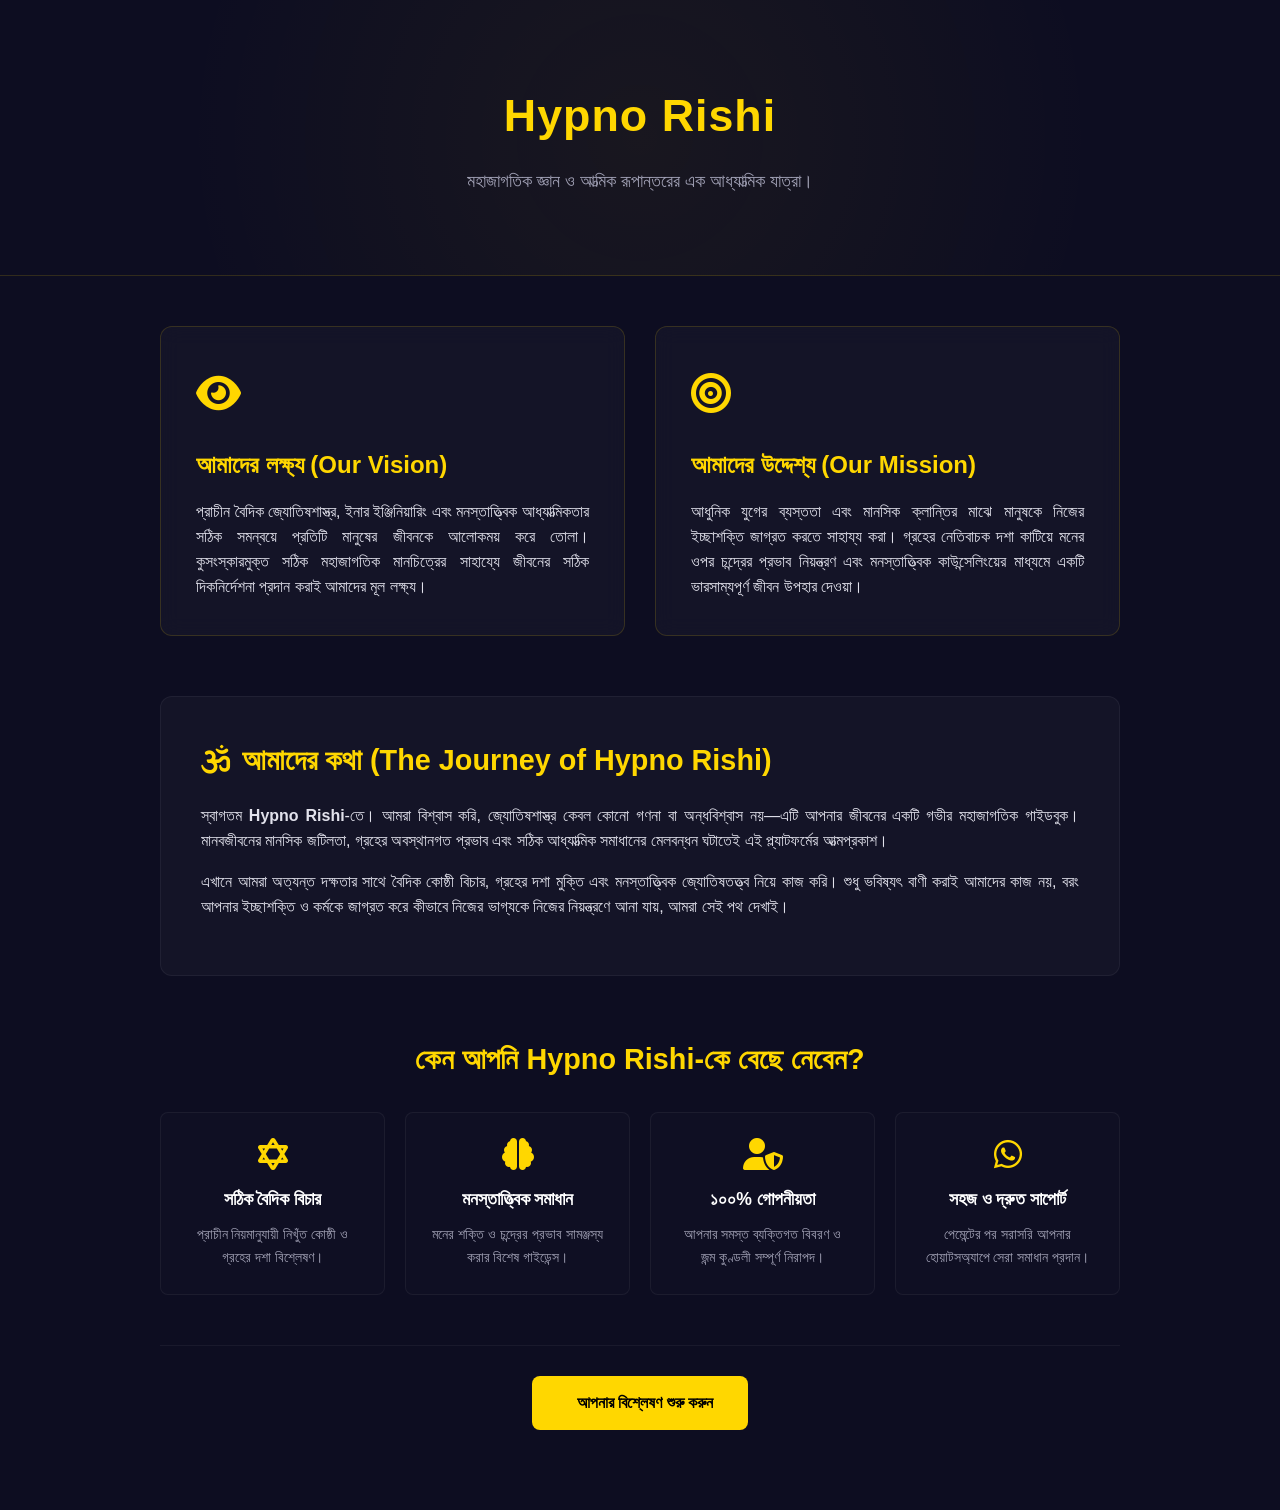
<file: about.html>
<!DOCTYPE html>
<html lang="en">

<head>
	<meta charset="UTF-8">
	<meta name="viewport" content="width=device-width, initial-scale=1.0">
	<title>Hypno Rishi - About Us</title>
	<link rel="stylesheet" href="https://cdnjs.cloudflare.com/ajax/libs/font-awesome/6.4.0/css/all.min.css">

	<style>
		:root {
			--bg-color: #0d0d21;
			--card-bg: rgba(255, 255, 255, 0.03);
			--gold: #ffd700;
			--text-color: #ffffff;
			--text-muted: #a1a1b5;
			--border-color: rgba(255, 215, 0, 0.15);
		}

		* {
			box-sizing: border-box;
			margin: 0;
			padding: 0;
			font-family: 'Segoe UI', Roboto, sans-serif;
		}

		body {
			background-color: var(--bg-color);
			color: var(--text-color);
			line-height: 1.6;
		}

		/* হিরো সেকশন */
		.about-hero {
			position: relative;
			padding: 80px 20px;
			text-align: center;
			background: radial-gradient(circle at center, rgba(255, 215, 0, 0.05) 0%, transparent 70%);
			border-bottom: 1px solid var(--border-color);
		}

		.about-hero h1 {
			color: var(--gold);
			font-size: 2.8rem;
			margin-bottom: 15px;
			letter-spacing: 1px;
		}

		.about-hero p {
			color: var(--text-muted);
			font-size: 1.1rem;
			max-width: 600px;
			margin: 0 auto;
		}

		/* মেইন কন্টেন্ট কন্টেইনার */
		.about-container {
			max-width: 1000px;
			margin: 50px auto;
			padding: 0 20px;
		}

		/* ভিশন ও মিশন গ্রিড */
		.vision-mission-grid {
			display: grid;
			grid-template-columns: 1fr 1fr;
			gap: 30px;
			margin-bottom: 60px;
		}

		.about-card {
			background: var(--card-bg);
			border: 1px solid var(--border-color);
			border-radius: 12px;
			padding: 35px;
			backdrop-filter: blur(10px);
			transition: transform 0.3s ease;
		}

		.about-card:hover {
			transform: translateY(-5px);
		}

		.about-card .icon-box {
			font-size: 2.5rem;
			color: var(--gold);
			margin-bottom: 20px;
		}

		.about-card h2 {
			color: var(--gold);
			font-size: 1.5rem;
			margin-bottom: 15px;
		}

		.about-card p {
			color: #e2e2ec;
			font-size: 0.98rem;
			text-align: justify;
		}

		/* আওয়ার স্টোরি বা বিস্তারিত সেকশন */
		.story-section {
			background: var(--card-bg);
			border: 1px solid rgba(255, 255, 255, 0.05);
			border-radius: 12px;
			padding: 40px;
			margin-bottom: 60px;
		}

		.story-section h2 {
			color: var(--gold);
			font-size: 1.8rem;
			margin-bottom: 20px;
			display: flex;
			align-items: center;
			gap: 12px;
		}

		.story-section p {
			color: #e2e2ec;
			font-size: 1rem;
			margin-bottom: 15px;
			text-align: justify;
		}

		/* কেন আমাদের বেছে নেবেন */
		.why-us-section {
			text-align: center;
			margin-bottom: 40px;
		}

		.why-us-section h2 {
			color: var(--gold);
			font-size: 1.8rem;
			margin-bottom: 30px;
		}

		.features-grid {
			display: grid;
			grid-template-columns: repeat(auto-fit, minmax(220px, 1fr));
			gap: 20px;
		}

		.feature-item {
			padding: 25px;
			background: rgba(255, 255, 255, 0.01);
			border: 1px solid rgba(255, 255, 255, 0.05);
			border-radius: 8px;
		}

		.feature-item i {
			font-size: 2rem;
			color: var(--gold);
			margin-bottom: 15px;
		}

		.feature-item h3 {
			font-size: 1.1rem;
			margin-bottom: 10px;
		}

		.feature-item p {
			font-size: 0.9rem;
			color: var(--text-muted);
		}

		/* ফুটারে অ্যাকশন বাটন */
		.about-cta {
			text-align: center;
			margin-top: 50px;
			padding: 30px;
			border-top: 1px solid rgba(255, 255, 255, 0.05);
		}

		.cta-btn {
			display: inline-flex;
			align-items: center;
			gap: 10px;
			background: var(--gold);
			color: #000;
			text-decoration: none;
			padding: 14px 35px;
			font-size: 1rem;
			font-weight: bold;
			border-radius: 8px;
			text-transform: uppercase;
			transition: 0.3s;
		}

		.cta-btn:hover {
			background: #ffe240;
			box-shadow: 0 5px 15px rgba(255, 215, 0, 0.3);
		}

		/* রেসপন্সিভ ডিজাইন */
		@media (max-width: 768px) {
			.about-hero h1 {
				font-size: 2.2rem;
			}

			.vision-mission-grid {
				grid-template-columns: 1fr;
			}

			.story-section {
				padding: 25px;
			}
		}
	</style>
</head>

<body>

	<header class="about-hero">
		<h1>Hypno Rishi</h1>
		<p>মহাজাগতিক জ্ঞান ও আত্মিক রূপান্তরের এক আধ্যাত্মিক যাত্রা।</p>
	</header>

	<div class="about-container">

		<section class="vision-mission-grid">
			<div class="about-card">
				<div class="icon-box"><i class="fas fa-eye"></i></div>
				<h2>আমাদের লক্ষ্য (Our Vision)</h2>
				<p>প্রাচীন বৈদিক জ্যোতিষশাস্ত্র, ইনার ইঞ্জিনিয়ারিং এবং মনস্তাত্ত্বিক আধ্যাত্মিকতার সঠিক সমন্বয়ে প্রতিটি মানুষের
					জীবনকে আলোকময় করে তোলা। কুসংস্কারমুক্ত সঠিক মহাজাগতিক মানচিত্রের সাহায্যে জীবনের সঠিক দিকনির্দেশনা প্রদান করাই
					আমাদের মূল লক্ষ্য।</p>
			</div>

			<div class="about-card">
				<div class="icon-box"><i class="fas fa-bullseye"></i></div>
				<h2>আমাদের উদ্দেশ্য (Our Mission)</h2>
				<p>আধুনিক যুগের ব্যস্ততা এবং মানসিক ক্লান্তির মাঝে মানুষকে নিজের ইচ্ছাশক্তি জাগ্রত করতে সাহায্য করা। গ্রহের
					নেতিবাচক দশা কাটিয়ে মনের ওপর চন্দ্রের প্রভাব নিয়ন্ত্রণ এবং মনস্তাত্ত্বিক কাউন্সেলিংয়ের মাধ্যমে একটি
					ভারসাম্যপূর্ণ জীবন উপহার দেওয়া।</p>
			</div>
		</section>

		<section class="story-section">
			<h2><i class="fas fa-om"></i> আমাদের কথা (The Journey of Hypno Rishi)</h2>
			<p>স্বাগতম <strong>Hypno Rishi</strong>-তে। আমরা বিশ্বাস করি, জ্যোতিষশাস্ত্র কেবল কোনো গণনা বা অন্ধবিশ্বাস নয়—এটি
				আপনার জীবনের একটি গভীর মহাজাগতিক গাইডবুক। মানবজীবনের মানসিক জটিলতা, গ্রহের অবস্থানগত প্রভাব এবং সঠিক আধ্যাত্মিক
				সমাধানের মেলবন্ধন ঘটাতেই এই প্ল্যাটফর্মের আত্মপ্রকাশ।</p>
			<p>এখানে আমরা অত্যন্ত দক্ষতার সাথে বৈদিক কোষ্ঠী বিচার, গ্রহের দশা মুক্তি এবং মনস্তাত্ত্বিক জ্যোতিষতত্ত্ব নিয়ে কাজ
				করি। শুধু ভবিষ্যৎ বাণী করাই আমাদের কাজ নয়, বরং আপনার ইচ্ছাশক্তি ও কর্মকে জাগ্রত করে কীভাবে নিজের ভাগ্যকে নিজের
				নিয়ন্ত্রণে আনা যায়, আমরা সেই পথ দেখাই।</p>
		</section>

		<section class="why-us-section">
			<h2>কেন আপনি Hypno Rishi-কে বেছে নেবেন?</h2>
			<div class="features-grid">
				<div class="feature-item">
					<i class="fas fa-star-of-david"></i>
					<h3>সঠিক বৈদিক বিচার</h3>
					<p>প্রাচীন নিয়মানুযায়ী নিখুঁত কোষ্ঠী ও গ্রহের দশা বিশ্লেষণ।</p>
				</div>

				<div class="feature-item">
					<i class="fas fa-brain"></i>
					<h3>মনস্তাত্ত্বিক সমাধান</h3>
					<p>মনের শক্তি ও চন্দ্রের প্রভাব সামঞ্জস্য করার বিশেষ গাইডেন্স।</p>
				</div>

				<div class="feature-item">
					<i class="fas fa-user-shield"></i>
					<h3>১০০% গোপনীয়তা</h3>
					<p>আপনার সমস্ত ব্যক্তিগত বিবরণ ও জন্ম কুণ্ডলী সম্পূর্ণ নিরাপদ।</p>
				</div>

				<div class="feature-item">
					<i class="fab fa-whatsapp"></i>
					<h3>সহজ ও দ্রুত সাপোর্ট</h3>
					<p>পেমেন্টের পর সরাসরি আপনার হোয়াটসঅ্যাপে সেরা সমাধান প্রদান।</p>
				</div>
			</div>
		</section>

		<div class="about-cta">
			<a href="index.html#astrology" class="cta-btn">
				<i class="fas fa-sparkles"></i> আপনার বিশ্লেষণ শুরু করুন
			</a>
		</div>

	</div>

</body>

</html>
</file>
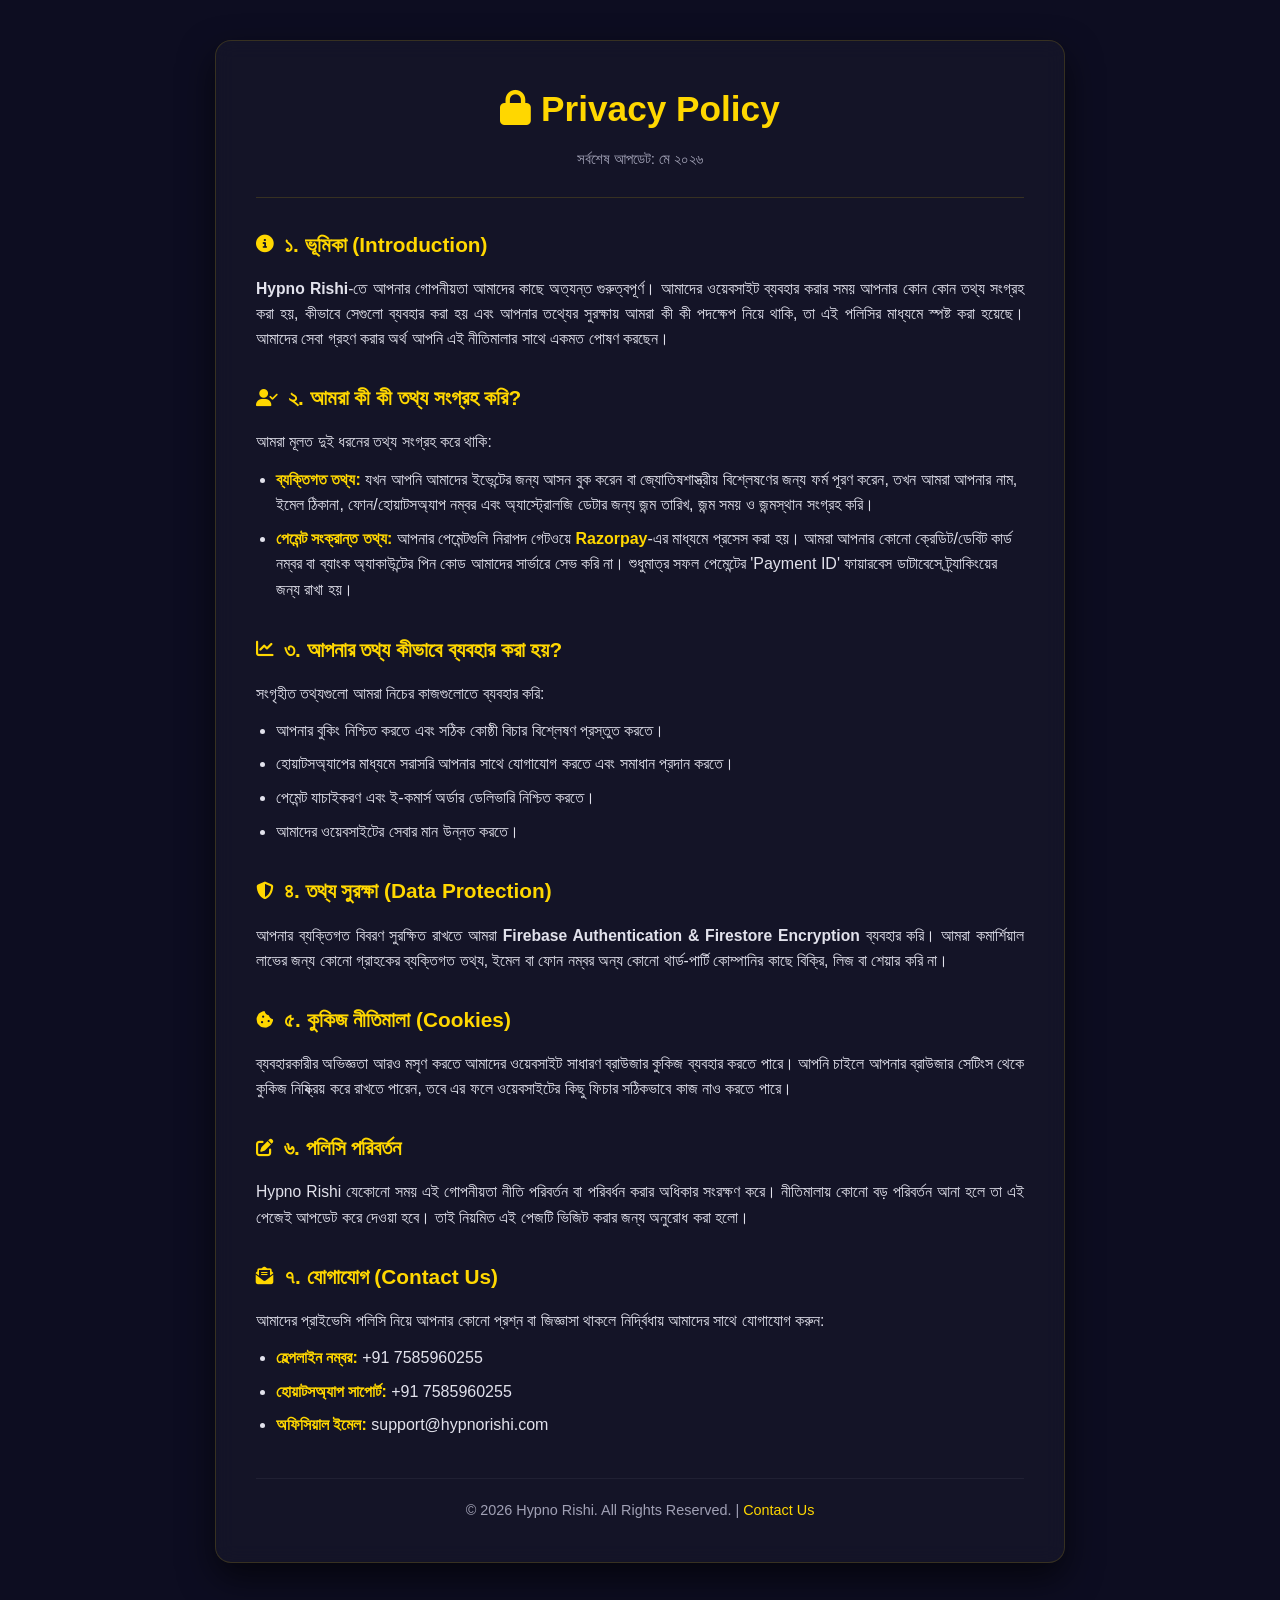
<file: privacy.html>
<!DOCTYPE html>
<html lang="en">

<head>
	<meta charset="UTF-8">
	<meta name="viewport" content="width=device-width, initial-scale=1.0">
	<title>Hypno Rishi - Privacy Policy</title>
	<link rel="stylesheet" href="https://cdnjs.cloudflare.com/ajax/libs/font-awesome/6.4.0/css/all.min.css">

	<style>
		:root {
			--bg-color: #0d0d21;
			--card-bg: rgba(255, 255, 255, 0.03);
			--gold: #ffd700;
			--text-color: #ffffff;
			--text-muted: #a1a1b5;
			--border-color: rgba(255, 215, 0, 0.15);
		}

		* {
			box-sizing: border-box;
			margin: 0;
			padding: 0;
			font-family: 'Segoe UI', Roboto, sans-serif;
		}

		body {
			background-color: var(--bg-color);
			color: var(--text-color);
			line-height: 1.6;
			padding: 40px 20px;
		}

		.policy-container {
			max-width: 850px;
			margin: 0 auto;
			background: var(--card-bg);
			border: 1px solid var(--border-color);
			backdrop-filter: blur(10px);
			border-radius: 16px;
			padding: 40px;
			box-shadow: 0 15px 35px rgba(0, 0, 0, 0.6);
		}

		.policy-header {
			text-align: center;
			border-bottom: 1px solid var(--border-color);
			padding-bottom: 25px;
			margin-bottom: 30px;
		}

		.policy-header h1 {
			color: var(--gold);
			font-size: 2.2rem;
			margin-bottom: 10px;
		}

		.policy-header p {
			color: var(--text-muted);
			font-size: 0.95rem;
		}

		.policy-section {
			margin-bottom: 30px;
		}

		.policy-section h2 {
			color: var(--gold);
			font-size: 1.3rem;
			margin-bottom: 15px;
			display: flex;
			align-items: center;
			gap: 10px;
		}

		.policy-section h2 i {
			font-size: 1.1rem;
		}

		.policy-section p {
			color: #e2e2ec;
			font-size: 0.98rem;
			margin-bottom: 12px;
			text-align: justify;
		}

		.policy-section ul {
			margin-left: 20px;
			margin-bottom: 15px;
			color: #e2e2ec;
		}

		.policy-section ul li {
			margin-bottom: 8px;
		}

		.policy-section ul li strong {
			color: var(--gold);
		}

		.footer-note {
			text-align: center;
			margin-top: 40px;
			padding-top: 20px;
			border-top: 1px solid rgba(255, 255, 255, 0.05);
			color: var(--text-muted);
			font-size: 0.9rem;
		}

		.footer-note a {
			color: var(--gold);
			text-decoration: none;
		}

		/* মোবাইলের জন্য রেসপন্সিভ */
		@media (max-width: 600px) {
			body {
				padding: 20px 10px;
			}

			.policy-container {
				padding: 25px 20px;
			}

			.policy-header h1 {
				font-size: 1.7rem;
			}
		}
	</style>
</head>

<body>

	<div class="policy-container">

		<div class="policy-header">
			<h1><i class="fas fa-lock"></i> Privacy Policy</h1>
			<p>সর্বশেষ আপডেট: মে ২০২৬</p>
		</div>

		<div class="policy-section">
			<h2><i class="fas fa-info-circle"></i> ১. ভূমিকা (Introduction)</h2>
			<p><strong>Hypno Rishi</strong>-তে আপনার গোপনীয়তা আমাদের কাছে অত্যন্ত গুরুত্বপূর্ণ। আমাদের ওয়েবসাইট ব্যবহার করার
				সময় আপনার কোন কোন তথ্য সংগ্রহ করা হয়, কীভাবে সেগুলো ব্যবহার করা হয় এবং আপনার তথ্যের সুরক্ষায় আমরা কী কী পদক্ষেপ
				নিয়ে থাকি, তা এই পলিসির মাধ্যমে স্পষ্ট করা হয়েছে। আমাদের সেবা গ্রহণ করার অর্থ আপনি এই নীতিমালার সাথে একমত পোষণ
				করছেন।</p>
		</div>

		<div class="policy-section">
			<h2><i class="fas fa-user-check"></i> ২. আমরা কী কী তথ্য সংগ্রহ করি?</h2>
			<p>আমরা মূলত দুই ধরনের তথ্য সংগ্রহ করে থাকি:</p>
			<ul>
				<li><strong>ব্যক্তিগত তথ্য:</strong> যখন আপনি আমাদের ইভেন্টের জন্য আসন বুক করেন বা জ্যোতিষশাস্ত্রীয় বিশ্লেষণের
					জন্য ফর্ম পূরণ করেন, তখন আমরা আপনার নাম, ইমেল ঠিকানা, ফোন/হোয়াটসঅ্যাপ নম্বর এবং অ্যাস্ট্রোলজি ডেটার জন্য জন্ম
					তারিখ, জন্ম সময় ও জন্মস্থান সংগ্রহ করি।</li>
				<li><strong>পেমেন্ট সংক্রান্ত তথ্য:</strong> আপনার পেমেন্টগুলি নিরাপদ গেটওয়ে <strong>Razorpay</strong>-এর
					মাধ্যমে প্রসেস করা হয়। আমরা আপনার কোনো ক্রেডিট/ডেবিট কার্ড নম্বর বা ব্যাংক অ্যাকাউন্টের পিন কোড আমাদের
					সার্ভারে সেভ করি না। শুধুমাত্র সফল পেমেন্টের 'Payment ID' ফায়ারবেস ডাটাবেসে ট্র্যাকিংয়ের জন্য রাখা হয়।</li>
			</ul>
		</div>

		<div class="policy-section">
			<h2><i class="fas fa-chart-line"></i> ৩. আপনার তথ্য কীভাবে ব্যবহার করা হয়?</h2>
			<p>সংগৃহীত তথ্যগুলো আমরা নিচের কাজগুলোতে ব্যবহার করি:</p>
			<ul>
				<li>আপনার বুকিং নিশ্চিত করতে এবং সঠিক কোষ্ঠী বিচার বিশ্লেষণ প্রস্তুত করতে।</li>
				<li>হোয়াটসঅ্যাপের মাধ্যমে সরাসরি আপনার সাথে যোগাযোগ করতে এবং সমাধান প্রদান করতে।</li>
				<li>পেমেন্ট যাচাইকরণ এবং ই-কমার্স অর্ডার ডেলিভারি নিশ্চিত করতে।</li>
				<li>আমাদের ওয়েবসাইটের সেবার মান উন্নত করতে।</li>
			</ul>
		</div>

		<div class="policy-section">
			<h2><i class="fas fa-shield-alt"></i> ৪. তথ্য সুরক্ষা (Data Protection)</h2>
			<p>আপনার ব্যক্তিগত বিবরণ সুরক্ষিত রাখতে আমরা <strong>Firebase Authentication & Firestore Encryption</strong>
				ব্যবহার করি। আমরা কমার্শিয়াল লাভের জন্য কোনো গ্রাহকের ব্যক্তিগত তথ্য, ইমেল বা ফোন নম্বর অন্য কোনো থার্ড-পার্টি
				কোম্পানির কাছে বিক্রি, লিজ বা শেয়ার করি না।</p>
		</div>

		<div class="policy-section">
			<h2><i class="fas fa-cookie-bite"></i> ৫. কুকিজ নীতিমালা (Cookies)</h2>
			<p>ব্যবহারকারীর অভিজ্ঞতা আরও মসৃণ করতে আমাদের ওয়েবসাইট সাধারণ ব্রাউজার কুকিজ ব্যবহার করতে পারে। আপনি চাইলে আপনার
				ব্রাউজার সেটিংস থেকে কুকিজ নিষ্ক্রিয় করে রাখতে পারেন, তবে এর ফলে ওয়েবসাইটের কিছু ফিচার সঠিকভাবে কাজ নাও করতে
				পারে।</p>
		</div>

		<div class="policy-section">
			<h2><i class="fas fa-edit"></i> ৬. পলিসি পরিবর্তন</h2>
			<p>Hypno Rishi যেকোনো সময় এই গোপনীয়তা নীতি পরিবর্তন বা পরিবর্ধন করার অধিকার সংরক্ষণ করে। নীতিমালায় কোনো বড়
				পরিবর্তন আনা হলে তা এই পেজেই আপডেট করে দেওয়া হবে। তাই নিয়মিত এই পেজটি ভিজিট করার জন্য অনুরোধ করা হলো।</p>
		</div>

		<div class="policy-section">
			<h2><i class="fas fa-envelope-open-text"></i> ৭. যোগাযোগ (Contact Us)</h2>
			<p>আমাদের প্রাইভেসি পলিসি নিয়ে আপনার কোনো প্রশ্ন বা জিজ্ঞাসা থাকলে নির্দ্বিধায় আমাদের সাথে যোগাযোগ করুন:</p>
			<ul>
				<li><strong>হেল্পলাইন নম্বর:</strong> +91 7585960255</li>
				<li><strong>হোয়াটসঅ্যাপ সাপোর্ট:</strong> +91 7585960255</li>
				<li><strong>অফিসিয়াল ইমেল:</strong> support@hypnorishi.com</li>
			</ul>
		</div>

		<div class="footer-note">
			<p>&copy; 2026 Hypno Rishi. All Rights Reserved. | <a href="contact.html">Contact Us</a></p>
		</div>

	</div>

</body>

</html>
</file>
